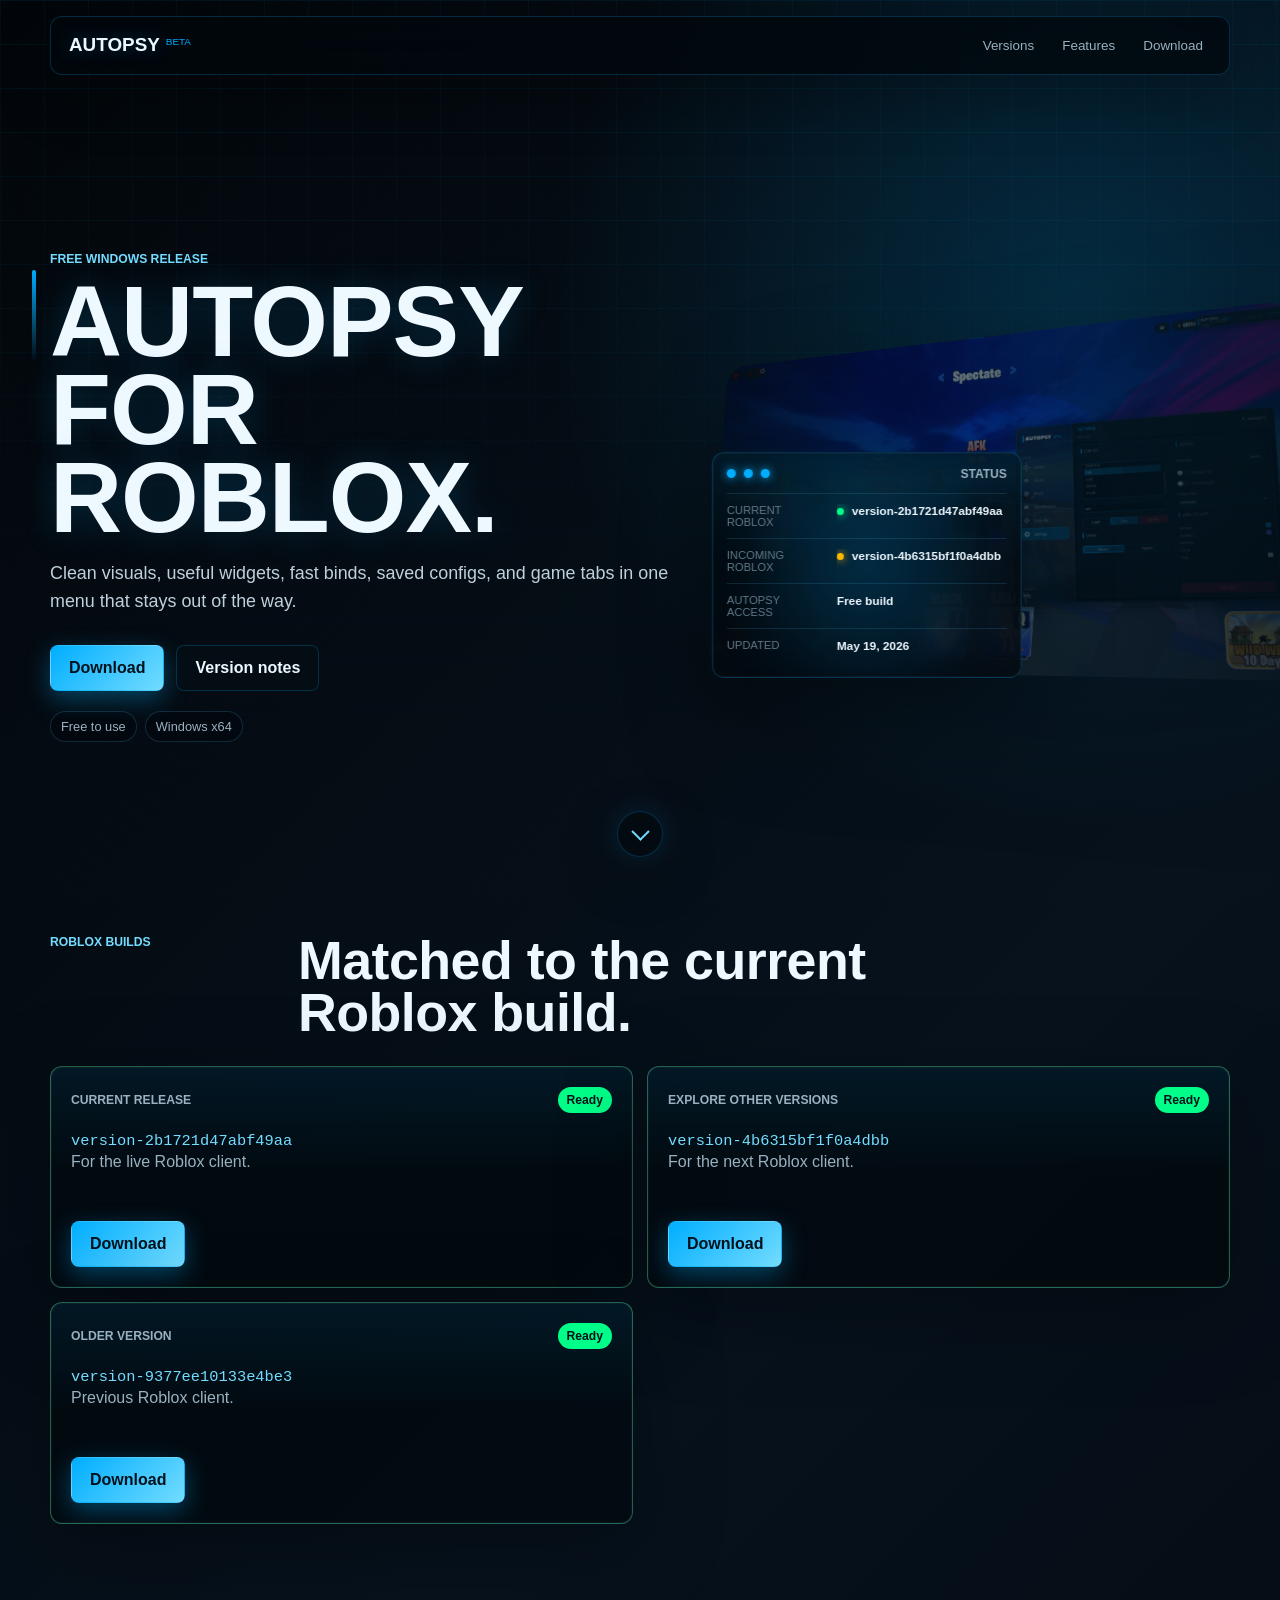
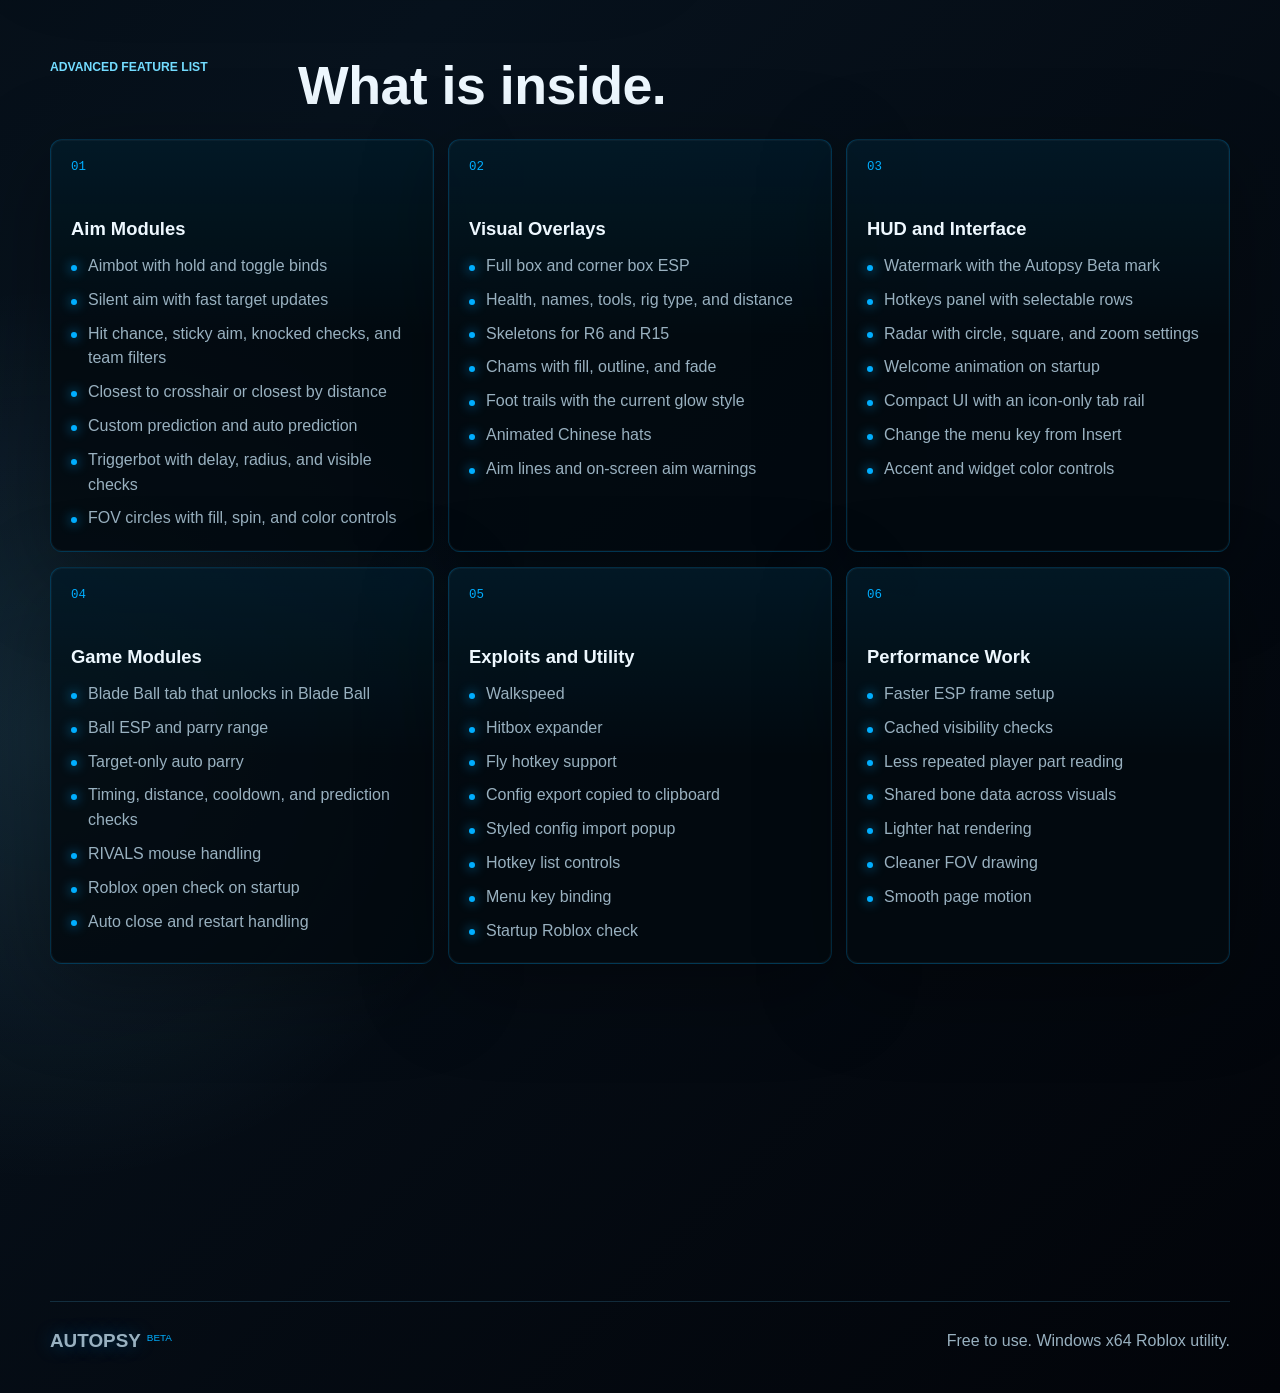
<file: index.html>
<!doctype html>
<html lang="en">
<head>
  <meta charset="utf-8">
  <meta name="viewport" content="width=device-width, initial-scale=1">
  <meta name="description" content="Autopsy Beta is a free Windows Roblox tool with visuals, HUD widgets, aim settings, configs, hotkeys, and game tabs.">
  <title>Autopsy Beta</title>
  <link rel="icon" type="image/png" href="autopsy.png">
  <link rel="apple-touch-icon" href="autopsy.png">
  <link rel="stylesheet" href="style.css">
</head>
<body>
  <div class="scene-grid" aria-hidden="true"></div>
  <div class="grain" aria-hidden="true"></div>

  <header class="site-header">
    <a class="brand" href="#top" aria-label="Autopsy home">
      <span class="brand-main">AUTOPSY</span>
      <span class="brand-beta">BETA</span>
    </a>
    <nav aria-label="Primary navigation">
      <a href="#versions">Versions</a>
      <a href="#features">Features</a>
      <a href="#versions">Download</a>
    </nav>
  </header>

  <main id="top">
    <section class="hero">
      <div class="hero-copy reveal">
        <p class="eyebrow">free windows release</p>
        <h1>Autopsy for Roblox.</h1>
        <p class="lead">
          Clean visuals, useful widgets, fast binds, saved configs, and game tabs
          in one menu that stays out of the way.
        </p>
        <div class="hero-actions" id="download">
          <a class="button primary" href="#versions">Download</a>
          <a class="button ghost" href="#versions">Version notes</a>
        </div>
        <div class="micro-stats" aria-label="Highlights">
          <span>Free to use</span>
          <span>Windows x64</span>
        </div>
      </div>

      <div class="hero-stage reveal">
        <div class="screenshot-card" aria-hidden="true"></div>

        <aside class="console" aria-label="Autopsy status">
          <div class="console-top">
            <span></span><span></span><span></span>
            <strong>status</strong>
          </div>

          <dl class="status-list">
            <div>
              <dt>Current Roblox</dt>
              <dd id="liveHash">version-9377ee10133e4be3</dd>
            </div>
            <div>
              <dt>Incoming Roblox</dt>
              <dd id="incomingHash">version-4b6315bf1f0a4dbb</dd>
            </div>
            <div>
              <dt>Autopsy access</dt>
              <dd>Free build</dd>
            </div>
            <div>
              <dt>Updated</dt>
              <dd id="updatedAt">May 19, 2026</dd>
            </div>
          </dl>
        </aside>
      </div>
      <a class="scroll-cue" href="#features" aria-label="Scroll to features">
        <span></span>
      </a>
    </section>

    <section class="version-section reveal" id="versions" aria-labelledby="version-title">
      <div class="section-kicker">
        <p class="eyebrow">roblox builds</p>
        <h2 id="version-title">Matched to the current Roblox build.</h2>
      </div>
      <div class="version-grid" id="versionGrid" aria-live="polite"></div>
    </section>

    <section class="feature-section" id="features" aria-labelledby="features-title">
      <div class="section-kicker reveal">
        <p class="eyebrow">advanced feature list</p>
        <h2 id="features-title">What is inside.</h2>
      </div>
      <div class="feature-matrix" id="featureMatrix"></div>
    </section>

    <section class="download-panel reveal">
      <div>
        <p class="eyebrow">download</p>
        <h2>Download the current release.</h2>
        <p>
          Free to use. Built for Windows x64.
        </p>
      </div>
      <div class="download-actions">
        <a class="button primary" data-download="live" href="/downloads/version-9377ee10133e4be3.exe" download>Download current</a>
        <a class="button primary" data-download="incoming" href="/downloads/version-4b6315bf1f0a4dbb.exe" download>Download next</a>
      </div>
    </section>
  </main>

  <footer>
    <span><strong>AUTOPSY</strong> <small>BETA</small></span>
    <span>Free to use. Windows x64 Roblox utility.</span>
  </footer>

  <script src="script.js"></script>
</body>
</html>
</file>
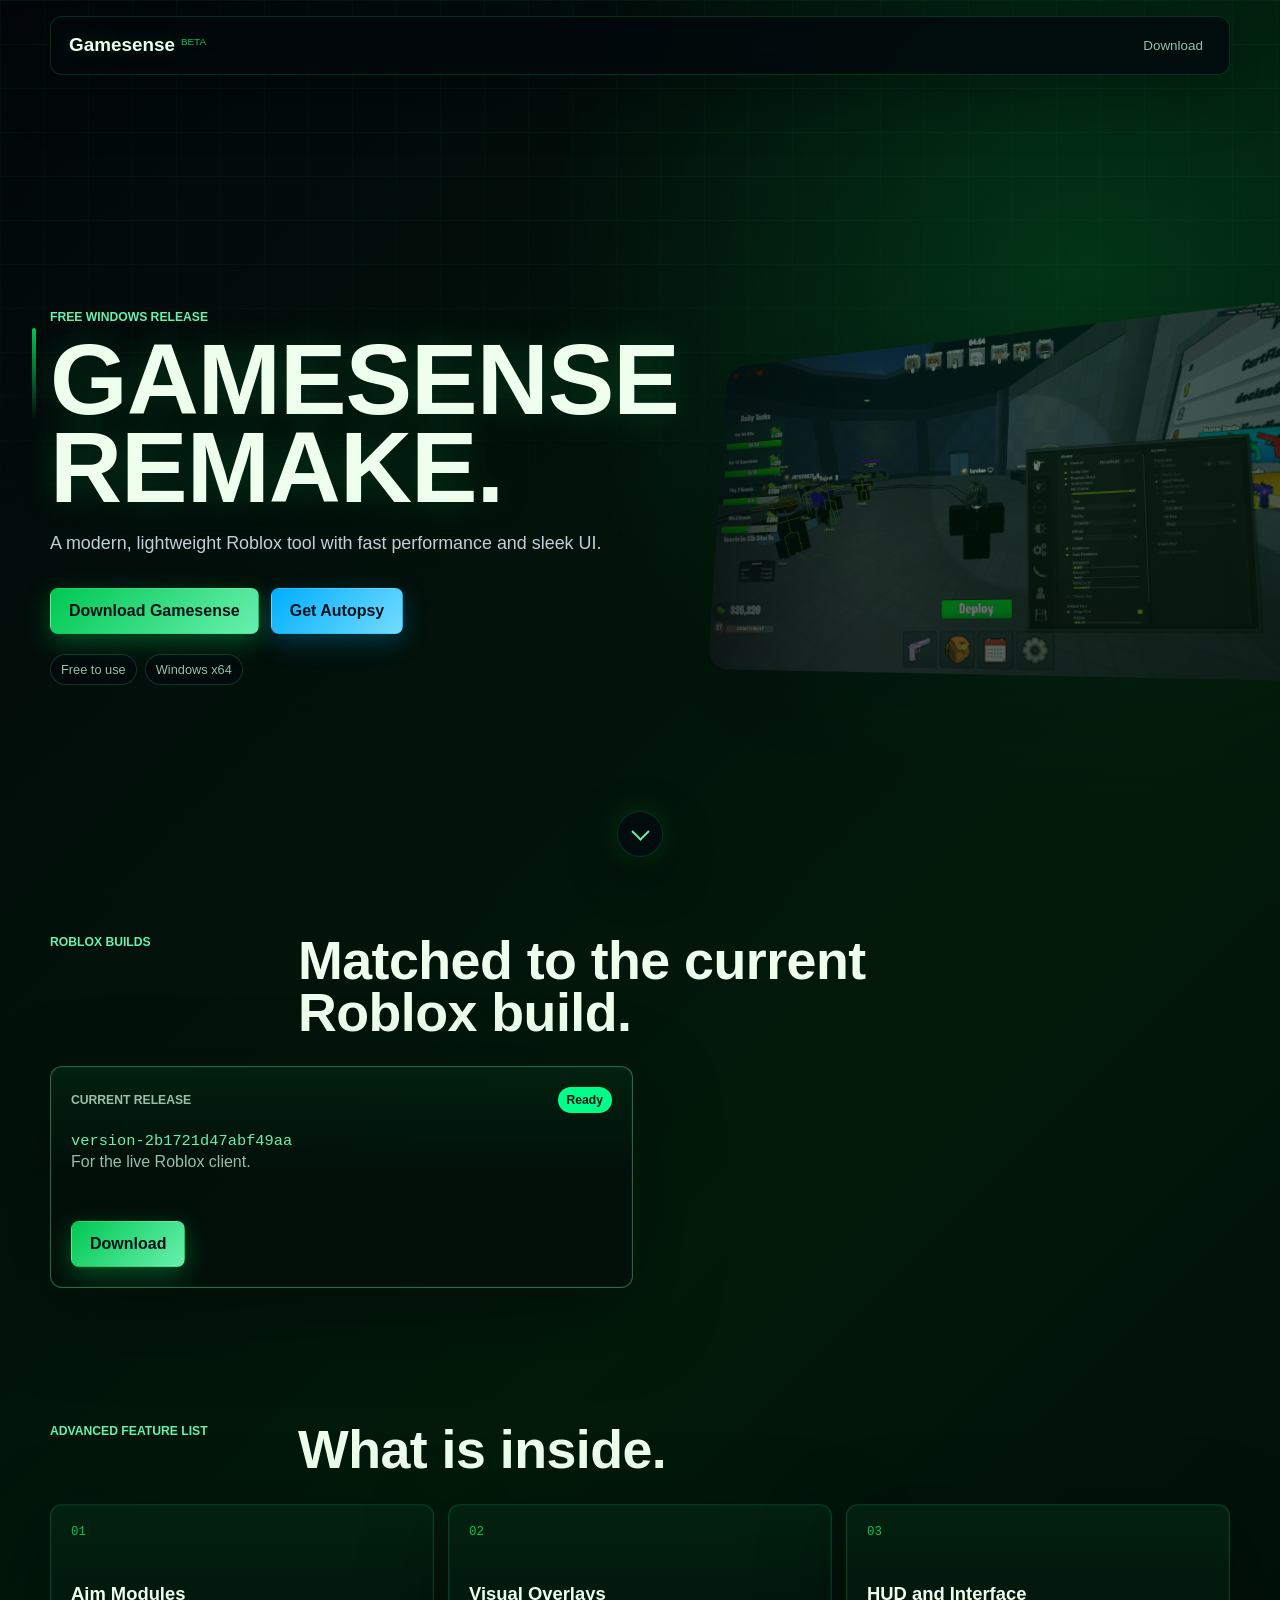
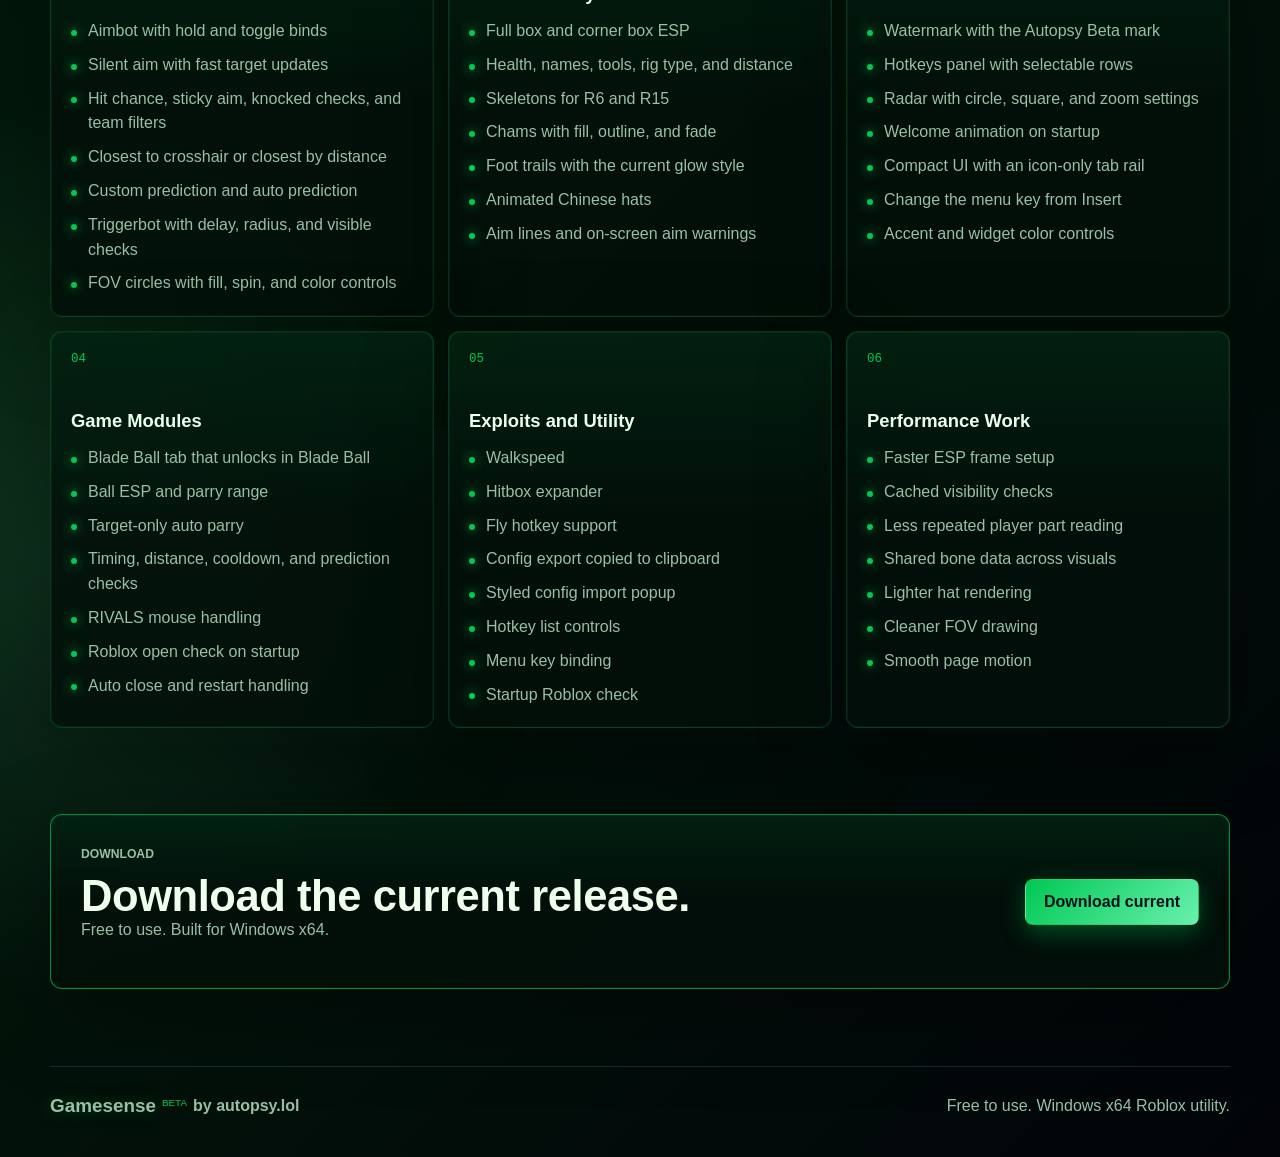
<file: gamesense.html>
<!doctype html>
<html lang="en">
<head>
  <meta charset="utf-8">
  <meta name="viewport" content="width=device-width, initial-scale=1">
  <meta name="description" content="Gamesense Remake download page.">
  <title>Gamesense Remake</title>
  <link rel="icon" type="image/png" href="autopsy.png">
  <link rel="stylesheet" href="style.css">
</head>
<body data-theme="green">
  <div class="scene-grid" aria-hidden="true"></div>
  <div class="grain" aria-hidden="true"></div>

  <header class="site-header">
    <a class="brand" href="#top" aria-label="Autopsy home">
      <span class="brand-main">Gamesense</span>
      <span class="brand-beta">BETA</span>
    </a>
      <nav aria-label="Primary navigation">
        <a href="#download">Download</a>
      </nav>
  </header>

  <main id="top">
    <section class="hero">
      <div class="hero-copy reveal">
        <p class="eyebrow">free windows release</p>
        <h1>Gamesense Remake.</h1>
        <p class="lead">
          A modern, lightweight Roblox tool with fast performance and sleek UI.
        </p>
        <div class="hero-actions" id="download">
          <a class="button primary" href="/downloads/gs-version-2b1721d47abf49aa.exe" download>Download Gamesense</a>
          <a class="button primary blue" href="index.html">Get Autopsy</a>
        </div>
        <div class="micro-stats" aria-label="Highlights">
          <span>Free to use</span>
          <span>Windows x64</span>
        </div>
      </div>

      <div class="hero-stage reveal">
        <div class="screenshot-card" aria-hidden="true" style="background:url('gs-preview.png') center / cover no-repeat;"></div>
      </div>
      <a class="scroll-cue" href="#features" aria-label="Scroll to features">
        <span></span>
      </a>
    </section>
    <section class="version-section reveal" id="versions" aria-labelledby="version-title">
      <div class="section-kicker">
        <p class="eyebrow">roblox builds</p>
        <h2 id="version-title">Matched to the current Roblox build.</h2>
      </div>
      <div class="version-grid" id="versionGrid" aria-live="polite"></div>
    </section>

    <section class="feature-section" id="features" aria-labelledby="features-title">
      <div class="section-kicker reveal">
        <p class="eyebrow">advanced feature list</p>
        <h2 id="features-title">What is inside.</h2>
      </div>
      <div class="feature-matrix" id="featureMatrix"></div>
    </section>

    <section class="download-panel reveal">
      <div>
        <p class="eyebrow">download</p>
        <h2>Download the current release.</h2>
        <p>
          Free to use. Built for Windows x64.
        </p>
      </div>
      <div class="download-actions">
        <a class="button primary" data-download="live" href="/downloads/gs-version-2b1721d47abf49aa.exe" download>Download current</a>
      </div>
    </section>
  </main>

  <footer>
    <span><strong>Gamesense</strong> <small>BETA</small> by autopsy.lol</span>
    <span>Free to use. Windows x64 Roblox utility.</span>
  </footer>

  <script src="script.js"></script>
</body>
</html>
</file>
<file: style.css>
:root {
  --bg: #02060a;
  --panel: rgba(3, 10, 16, 0.86);
  --panel-strong: rgba(4, 13, 22, 0.96);
  --panel-soft: rgba(8, 20, 31, 0.68);
  --line: rgba(0, 174, 255, 0.22);
  --line-strong: rgba(0, 174, 255, 0.68);
  --text: #eef8ff;
  --muted: #99b1c0;
  --dim: #637987;
  --accent: #00aeff; /* Blue */
  --accent-hot: #73dcff; /* Lighter blue */
  --success: #00ff88;
  --warning: #ffb700;
  --shadow: rgba(0, 174, 255, 0.35);
  --glow-1: rgba(0, 174, 255, 0.18);
  --glow-2: rgba(115, 220, 255, 0.12);
  --bg-gradient-mid: #07121d;
  --grid-1: rgba(0, 174, 255, 0.07);
  --grid-2: rgba(0, 174, 255, 0.05);

  --accent-glow-34: rgba(0, 174, 255, 0.34);
  --accent-glow-22: rgba(0, 174, 255, 0.22);
  --accent-glow-15: rgba(0, 174, 255, 0.15);
  --accent-glow-16: rgba(0, 174, 255, 0.16);
  --accent-glow-10: rgba(0, 174, 255, 0.10);
  --accent-glow-09: rgba(0, 174, 255, 0.09);
  --accent-glow-11: rgba(115, 220, 255, 0.11);
  --accent-glow-12: rgba(0, 174, 255, 0.12);
  --accent-glow-18: rgba(87, 201, 255, 0.18);
  --accent-glow-14: rgba(87, 201, 255, 0.14);

  --font: "Trebuchet MS", "Segoe UI", sans-serif;
  --mono: Consolas, "Courier New", monospace;
  --max: 1180px;
  --radius: 12px;
  --ease: cubic-bezier(0.16, 1, 0.3, 1);
  --ease-spring: cubic-bezier(0.34, 1.56, 0.64, 1);
}

[data-theme="green"] {
  --panel: rgba(3, 16, 10, 0.86);
  --panel-strong: rgba(4, 22, 13, 0.96);
  --panel-soft: rgba(8, 31, 20, 0.68);
  --line: rgba(0, 200, 83, 0.22);
  --line-strong: rgba(0, 200, 83, 0.68);
  --text: #eeffee;
  --muted: #99c0a6;
  --dim: #638771;
  --accent: #00c853; /* Green */
  --accent-hot: #69f0ae; /* Lighter green */
  --shadow: rgba(0, 200, 83, 0.35);
  --glow-1: rgba(0, 200, 83, 0.18);
  --glow-2: rgba(105, 240, 174, 0.12);
  --bg-gradient-mid: #021a0a;
  --grid-1: rgba(0, 200, 83, 0.07);
  --grid-2: rgba(0, 200, 83, 0.05);

  --accent-glow-34: rgba(0, 200, 83, 0.34);
  --accent-glow-22: rgba(0, 200, 83, 0.22);
  --accent-glow-15: rgba(0, 200, 83, 0.15);
  --accent-glow-16: rgba(0, 200, 83, 0.16);
  --accent-glow-10: rgba(0, 200, 83, 0.10);
  --accent-glow-09: rgba(0, 200, 83, 0.09);
  --accent-glow-11: rgba(105, 240, 174, 0.11);
  --accent-glow-12: rgba(0, 200, 83, 0.12);
  --accent-glow-18: rgba(105, 240, 174, 0.18);
  --accent-glow-14: rgba(105, 240, 174, 0.14);
}

* {
  box-sizing: border-box;
  -webkit-tap-highlight-color: transparent;
}

html {
  scroll-behavior: smooth;
  scrollbar-width: thin;
  scrollbar-color: var(--panel-soft) var(--bg);
}

/* Custom scrollbar */
::-webkit-scrollbar {
  width: 10px;
  height: 10px;
}

::-webkit-scrollbar-track {
  background: var(--bg);
  border-left: 1px solid var(--line);
}

::-webkit-scrollbar-thumb {
  background: var(--panel-soft);
  border: 2px solid var(--bg);
  border-radius: 999px;
  transition: background 0.3s var(--ease);
}

::-webkit-scrollbar-thumb:hover {
  background: var(--accent);
}

body {
  min-height: 100vh;
  margin: 0;
  color: var(--text);
  background:
    radial-gradient(circle at 84% 10%, var(--glow-1), transparent 33rem),
    radial-gradient(circle at 4% 78%, var(--glow-2), transparent 28rem),
    linear-gradient(135deg, #02060a 0%, var(--bg-gradient-mid) 48%, #020409 100%);
  font-family: var(--font);
  overflow-x: hidden;
  opacity: 0;
  transition: opacity .7s var(--ease);
  -webkit-user-select: none;
  -moz-user-select: none;
  -ms-user-select: none;
  user-select: none;
  -webkit-touch-callout: none;
}

body.loaded {
  opacity: 1;
}

.scene-grid,
.grain {
  position: fixed;
  inset: 0;
  pointer-events: none;
}

.scene-grid {
  background-image:
    linear-gradient(var(--grid-1) 1px, transparent 1px),
    linear-gradient(90deg, var(--grid-2) 1px, transparent 1px);
  background-size: 44px 44px;
  mask-image: linear-gradient(to bottom, black, transparent 82%);
}

.grain {
  opacity: 0.16;
  background-image: repeating-radial-gradient(circle at 18% 22%, rgba(255,255,255,.12) 0 1px, transparent 1px 6px);
  mix-blend-mode: overlay;
}

a {
  color: inherit;
  text-decoration: none;
}

.site-header {
  position: sticky;
  top: 14px;
  z-index: 20;
  display: flex;
  align-items: center;
  justify-content: space-between;
  width: min(var(--max), calc(100% - 32px));
  margin: 16px auto 0;
  padding: 12px 14px 12px 18px;
  border: 1px solid var(--line);
  border-radius: var(--radius);
  background: rgba(2, 7, 12, 0.78);
  backdrop-filter: blur(18px);
  -webkit-backdrop-filter: blur(18px);
  box-shadow: 0 18px 60px rgba(0, 0, 0, 0.30);
  opacity: 0;
  transform: translate3d(0, -10px, 0);
  animation: pageDrop .7s var(--ease) .08s forwards;
  will-change: transform, opacity;
  backface-visibility: hidden;
  transition: padding 0.3s var(--ease), background 0.3s var(--ease), border-color 0.3s var(--ease), box-shadow 0.3s var(--ease);
}

.site-header.scrolled {
  background: rgba(2, 7, 12, 0.94);
  border-color: var(--line-strong);
  box-shadow: 0 8px 32px rgba(0, 0, 0, 0.5), 0 0 15px var(--accent-glow-10);
  padding: 8px 14px 8px 18px;
}

.brand,
.console-logo,
footer span:first-child {
  display: inline-flex;
  align-items: flex-start;
  gap: 6px;
  font-weight: 900;
}

.brand-main,
footer strong {
  font-size: 1.18rem;
  line-height: 1;
  letter-spacing: 0;
  text-shadow: 0 0 18px var(--accent-glow-34);
}

.brand-beta,
footer small {
  color: var(--accent);
  font-size: 0.62rem;
  font-weight: 500;
  line-height: 0.9;
  transform: translateY(2px);
}

nav {
  display: flex;
  gap: 4px;
}

nav a {
  color: var(--muted);
  padding: 9px 12px;
  border-radius: 8px;
  font-size: 0.84rem;
  transition: color .18s ease, background .18s ease;
}

nav a:hover {
  color: var(--text);
  background: var(--accent-glow-11);
}

main {
  width: min(var(--max), calc(100% - 32px));
  margin: 0 auto;
}

.hero {
  min-height: calc(100vh - 90px);
  display: grid;
  grid-template-columns: 1.15fr 0.85fr;
  gap: clamp(24px, 4vw, 48px);
  align-items: center;
  padding: clamp(38px, 6vw, 70px) 0 36px;
  position: relative;
}

.hero-copy {
  position: relative;
  z-index: 5;
}

.hero-copy::before {
  content: "";
  position: absolute;
  left: -18px;
  top: 18px;
  width: 4px;
  height: 92px;
  border-radius: 4px;
  background: linear-gradient(var(--accent), transparent);
}

.eyebrow {
  margin: 0 0 12px;
  color: var(--accent-hot);
  font-size: 0.76rem;
  font-weight: 800;
  text-transform: uppercase;
}

h1,
h2,
h3,
p {
  margin-top: 0;
}

h1 {
  max-width: 850px;
  margin-bottom: 18px;
  font-size: clamp(2.8rem, 7.8vw, 7.5rem);
  line-height: 0.88;
  letter-spacing: -0.01em;
  text-transform: uppercase;
  text-shadow: 0 0 34px var(--accent-glow-22);
}

h2 {
  max-width: 760px;
  margin-bottom: 0;
  font-size: clamp(1.8rem, 4.2vw, 3.8rem);
  line-height: 0.96;
  letter-spacing: -0.01em;
}

h3 {
  margin-bottom: 14px;
  font-size: 1.15rem;
}

.lead {
  max-width: 650px;
  color: #bfd0db;
  font-size: clamp(1rem, 1.4vw, 1.25rem);
  line-height: 1.56;
}

.hero-actions,
.download-actions {
  display: flex;
  flex-wrap: wrap;
  gap: 12px;
}

.hero-actions {
  margin-top: 30px;
}

.button {
  display: inline-flex;
  align-items: center;
  justify-content: center;
  min-height: 46px;
  padding: 0 18px;
  border: 1px solid var(--line);
  border-radius: 8px;
  font-weight: 900;
  white-space: nowrap;
  backface-visibility: hidden;
  transform: translate3d(0, 0, 0);
  transition: transform 0.25s var(--ease), border-color 0.25s var(--ease), background 0.25s var(--ease), box-shadow 0.25s var(--ease);
}

.button:hover {
  transform: translateY(-3px) scale(1.02);
}

.button:active {
  transform: translateY(-1px) scale(0.98);
}

.button.primary {
  color: #00111b;
  background: linear-gradient(135deg, var(--accent), var(--accent-hot));
  border-color: transparent;
  box-shadow: 0 8px 24px var(--shadow);
}

.button.primary:hover {
  box-shadow: 0 12px 30px var(--shadow);
}

.button.primary.green {
  color: #00111b;
  background: linear-gradient(135deg, #00c853, #69f0ae);
  border-color: transparent;
  box-shadow: 0 8px 24px rgba(0, 200, 83, 0.25);
}

.button.primary.green:hover {
  box-shadow: 0 12px 30px rgba(0, 200, 83, 0.45);
}

.button.primary.blue {
  color: #00111b;
  background: linear-gradient(135deg, #00aeff, #73dcff);
  border-color: transparent;
  box-shadow: 0 8px 24px rgba(0, 174, 255, 0.25);
}

.button.primary.blue:hover {
  box-shadow: 0 12px 30px rgba(0, 174, 255, 0.45);
}

.button.ghost {
  color: var(--text);
  background: rgba(5, 14, 22, 0.66);
}

.button.ghost:hover {
  background: var(--accent-glow-12);
  border-color: var(--line-strong);
}

.button.disabled {
  color: var(--dim);
  background: rgba(8, 16, 24, 0.74);
  cursor: not-allowed;
  pointer-events: none;
}

.micro-stats {
  display: flex;
  flex-wrap: wrap;
  gap: 8px;
  margin-top: 20px;
}

.micro-stats span {
  padding: 7px 10px;
  border: 1px solid var(--accent-glow-18);
  border-radius: 999px;
  color: var(--muted);
  background: rgba(2, 8, 14, 0.62);
  font-size: 0.8rem;
}

.console,
.version-card,
.feature-card,
.download-panel {
  border: 1px solid var(--line);
  border-radius: var(--radius);
  background:
    linear-gradient(180deg, var(--accent-glow-09), transparent 48%),
    var(--panel);
  box-shadow: 0 24px 86px rgba(0, 0, 0, 0.34), inset 0 0 0 1px rgba(255,255,255,.035);
  position: relative;
  overflow: hidden;
}

.console::after,
.version-card::after,
.feature-card::after,
.download-panel::after {
  content: "";
  position: absolute;
  inset: 0;
  pointer-events: none;
  background: linear-gradient(115deg, transparent 0%, var(--accent-glow-11) 42%, transparent 58%);
  transform: translateX(-120%);
  transition: transform .9s var(--ease);
}

.console:hover::after,
.version-card:hover::after,
.feature-card:hover::after,
.download-panel:hover::after {
  transform: translateX(120%);
}

.download-panel:hover {
  border-color: var(--line-strong);
  transform: translate3d(0, -3px, 0);
}

.hero-stage {
  position: relative;
  width: min(100%, 680px);
  aspect-ratio: 16 / 9;
  min-height: 0;
  justify-self: end;
  display: grid;
  place-items: center;
  perspective: 1500px;
}

.screenshot-card {
  position: absolute;
  width: 125%;
  height: 125%;
  left: -20%;
  top: -12.5%;
  border-radius: 24px;
  overflow: hidden;
  background:
    linear-gradient(90deg, rgba(2, 8, 14, .38), rgba(2, 8, 14, .06), rgba(2, 8, 14, .54)),
    url("preview.png") center / cover no-repeat;
  box-shadow: 0 34px 110px rgba(0, 0, 0, .38);
  opacity: 0.58;
  filter: saturate(1.05) contrast(1.02);
  transform: perspective(1500px) rotateY(-18deg) rotateX(10deg) rotateZ(-3deg) translate3d(4%, 1%, 0);
  transition: transform 0.8s var(--ease), opacity 0.8s var(--ease), filter 0.8s var(--ease);
}

.hero-stage:hover .screenshot-card {
  transform: perspective(1500px) rotateY(-14deg) rotateX(7deg) rotateZ(-2deg) translate3d(5%, 0, 0) scale(1.03);
  opacity: 0.88;
  filter: saturate(1.15) contrast(1.08);
}

.screenshot-card::before {
  content: "";
  position: absolute;
  inset: 0;
  background:
    linear-gradient(90deg, rgba(2, 8, 14, .60), transparent 30%, rgba(2, 8, 14, .30)),
    radial-gradient(circle at 58% 48%, transparent 0 24%, rgba(0, 0, 0, .20) 25% 100%);
}

.console {
  position: relative;
  z-index: 2;
  padding: 14px;
  width: min(310px, 85%);
  backdrop-filter: blur(14px);
  align-self: end;
  justify-self: start;
  transform: translate3d(-12%, 45px, 0);
  transition: border-color 0.3s var(--ease), transform 0.3s var(--ease), box-shadow 0.3s var(--ease);
}

.console:hover {
  border-color: var(--line-strong);
  transform: translate3d(-12%, 39px, 0) scale(1.01);
  box-shadow: 0 28px 90px var(--accent-glow-15), inset 0 0 0 1px rgba(255,255,255,.05);
}

.console::before {
  content: "";
  position: absolute;
  inset: -26px;
  z-index: -1;
  border-radius: 28px;
  background: radial-gradient(circle, var(--accent-glow-22), transparent 64%);
  filter: blur(20px);
}

.console-top {
  display: flex;
  align-items: center;
  gap: 8px;
  margin-bottom: 12px;
}

.console-top span {
  width: 9px;
  height: 9px;
  border-radius: 50%;
  background: var(--accent);
  box-shadow: 0 0 10px var(--accent);
}

.console-top span:nth-child(1) {
  animation: ledPulse 2s infinite ease-in-out;
}
.console-top span:nth-child(2) {
  animation: ledPulse 2s infinite ease-in-out 0.3s;
}
.console-top span:nth-child(3) {
  animation: ledPulse 2s infinite ease-in-out 0.6s;
}

@keyframes ledPulse {
  0%, 100% {
    opacity: 0.4;
    box-shadow: 0 0 4px var(--accent);
  }
  50% {
    opacity: 1;
    box-shadow: 0 0 12px var(--accent);
  }
}

#liveHash::before {
  content: "";
  display: inline-block;
  width: 7px;
  height: 7px;
  margin-right: 8px;
  border-radius: 50%;
  background: var(--success);
  box-shadow: 0 0 8px var(--success);
  vertical-align: middle;
  animation: successPulse 1.6s infinite ease-in-out;
}

@keyframes successPulse {
  0%, 100% {
    opacity: 0.5;
    transform: scale(0.9);
  }
  50% {
    opacity: 1;
    transform: scale(1.2);
  }
}

#incomingHash::before {
  content: "";
  display: inline-block;
  width: 7px;
  height: 7px;
  margin-right: 8px;
  border-radius: 50%;
  background: var(--warning);
  box-shadow: 0 0 8px var(--warning);
  vertical-align: middle;
  animation: warningPulse 2s infinite ease-in-out;
}

@keyframes warningPulse {
  0%, 100% {
    opacity: 0.6;
    transform: scale(0.95);
  }
  50% {
    opacity: 1;
    transform: scale(1.1);
  }
}

.console-top strong {
  margin-left: auto;
  color: var(--muted);
  font-size: 0.75rem;
  text-transform: uppercase;
}

.console-logo {
  margin-bottom: 18px;
  transform: scale(1.35);
  transform-origin: left top;
}

.status-list {
  margin: 0;
}

.status-list div {
  display: grid;
  grid-template-columns: 100px minmax(0, 1fr);
  gap: 10px;
  padding: 10px 0;
  border-top: 1px solid var(--accent-glow-14);
}

dt {
  color: var(--dim);
  font-size: 0.70rem;
  text-transform: uppercase;
}

dd {
  min-width: 0;
  margin: 0;
  color: var(--text);
  font-weight: 800;
  font-size: 0.74rem;
  overflow: hidden;
  text-overflow: ellipsis;
  white-space: nowrap;
}

.section-kicker {
  display: grid;
  grid-template-columns: 220px minmax(0, 1fr);
  gap: 28px;
  align-items: start;
  margin-bottom: 28px;
}

.version-section,
.feature-section {
  scroll-margin-top: 110px;
  padding: 50px 0 86px;
}

.scroll-cue {
  position: absolute;
  left: 50%;
  bottom: 28px;
  z-index: 4;
  width: 46px;
  height: 46px;
  display: grid;
  place-items: center;
  border: 1px solid var(--line);
  border-radius: 999px;
  background: rgba(3, 10, 16, .72);
  box-shadow: 0 18px 52px rgba(0, 0, 0, .34), 0 0 28px var(--accent-glow-16);
  transform: translate3d(-50%, 0, 0);
  transition: transform 0.4s var(--ease), border-color 0.25s var(--ease), background 0.25s var(--ease), opacity 0.4s var(--ease), visibility 0.4s var(--ease);
  animation: cueFloat 1.8s var(--ease) infinite;
}

.scroll-cue.hidden {
  opacity: 0;
  visibility: hidden;
  transform: translate3d(-50%, 20px, 0);
  pointer-events: none;
}

.scroll-cue:hover {
  border-color: var(--line-strong);
  background: var(--accent-glow-12);
}

.scroll-cue span {
  width: 13px;
  height: 13px;
  border-right: 2px solid var(--accent-hot);
  border-bottom: 2px solid var(--accent-hot);
  transform: rotate(45deg) translate(-2px, -2px);
}

.version-grid {
  display: grid;
  grid-template-columns: repeat(2, minmax(0, 1fr));
  gap: 14px;
}

.version-card {
  min-width: 0;
  padding: 20px;
}

.version-card.is-live {
  border-color: rgba(93, 255, 177, 0.36);
}

.version-card.is-pending {
  border-color: rgba(255, 200, 87, 0.32);
}

.version-head {
  display: flex;
  align-items: center;
  justify-content: space-between;
  gap: 12px;
  margin-bottom: 18px;
}

.version-head span {
  color: var(--muted);
  text-transform: uppercase;
  font-size: 0.76rem;
  font-weight: 800;
}

.version-head strong {
  padding: 6px 9px;
  border-radius: 999px;
  color: #00111b;
  background: var(--success);
  font-size: 0.76rem;
}

.is-pending .version-head strong {
  background: var(--warning);
}

code {
  display: inline-block;
  max-width: 100%;
  color: var(--accent-hot);
  font-family: var(--mono);
  font-size: clamp(0.78rem, 1.4vw, 0.96rem);
  overflow-wrap: anywhere;
}

.version-card p,
.feature-card li,
.download-panel p {
  color: var(--muted);
  line-height: 1.55;
}

.version-card .button {
  margin-top: 30px;
}

.feature-matrix {
  display: grid;
  grid-template-columns: repeat(3, minmax(0, 1fr));
  gap: 14px;
}

.feature-card {
  min-height: 360px;
  padding: 20px;
}

.feature-card:hover,
.version-card:hover {
  border-color: var(--line-strong);
  transform: translateY(-8px) scale(1.01);
  background:
    linear-gradient(180deg, var(--accent-glow-14), transparent 52%),
    var(--panel-strong);
  box-shadow: 0 20px 40px rgba(0, 0, 0, 0.4), 0 0 30px var(--accent-glow-12);
  transition: transform 0.3s var(--ease), border-color 0.3s var(--ease), background 0.3s var(--ease), box-shadow 0.3s var(--ease);
}

.card-index {
  display: block;
  margin-bottom: 44px;
  color: var(--accent);
  font-family: var(--mono);
  font-size: 0.78rem;
  transition: color 0.3s var(--ease), transform 0.3s var(--ease);
}

.feature-card:hover .card-index,
.version-card:hover .card-index {
  color: var(--accent-hot);
  transform: scale(1.1) translateX(2px);
}

ul {
  display: grid;
  gap: 9px;
  margin: 0;
  padding: 0;
  list-style: none;
}

li {
  position: relative;
  padding-left: 17px;
  transition: transform 0.25s var(--ease), color 0.25s var(--ease);
}

li:hover {
  transform: translateX(4px);
  color: var(--text);
}

li::before {
  content: "";
  position: absolute;
  left: 0;
  top: 0.68em;
  width: 6px;
  height: 6px;
  border-radius: 50%;
  background: var(--accent);
  box-shadow: 0 0 12px var(--accent);
  transition: background-color 0.25s var(--ease), box-shadow 0.25s var(--ease);
}

li:hover::before {
  background-color: var(--accent-hot);
  box-shadow: 0 0 12px var(--accent-hot);
}

.download-panel {
  display: flex;
  justify-content: space-between;
  gap: 26px;
  align-items: center;
  margin-bottom: 76px;
  padding: clamp(20px, 4vw, 30px);
  border-color: var(--line-strong);
}

.download-panel h2 {
  max-width: 720px;
  font-size: clamp(1.7rem, 3.4vw, 3.2rem);
}

footer {
  display: flex;
  justify-content: space-between;
  gap: 20px;
  width: min(var(--max), calc(100% - 32px));
  margin: 0 auto;
  padding: 30px 0 42px;
  color: var(--muted);
  border-top: 1px solid rgba(87, 201, 255, 0.18);
}

.reveal,
.version-card,
.feature-card {
  opacity: 0;
  transform: translate3d(0, 30px, 0) scale(0.98);
  backface-visibility: hidden;
  transition:
    opacity 0.85s var(--ease),
    transform 0.85s var(--ease),
    border-color 0.3s var(--ease),
    background 0.3s var(--ease),
    box-shadow 0.3s var(--ease);
  will-change: transform, opacity;
}

.reveal.is-visible,
.version-card.is-visible,
.feature-card.is-visible {
  opacity: 1;
  transform: translate3d(0, 0, 0) scale(1);
}

@keyframes cueFloat {
  0%, 100% { transform: translate3d(-50%, 0, 0); }
  50% { transform: translate3d(-50%, 8px, 0); }
}

@keyframes pageDrop {
  from {
    opacity: 0;
    transform: translate3d(0, -10px, 0);
  }
  to {
    opacity: 1;
    transform: translate3d(0, 0, 0);
  }
}

@media (prefers-reduced-motion: reduce) {
  html {
    scroll-behavior: auto;
  }

  *,
  *::before,
  *::after {
    transition-duration: .01ms !important;
    animation-duration: .01ms !important;
    animation-iteration-count: 1 !important;
  }
}

@media (max-width: 980px) {
  .site-header {
    flex-direction: row;
    align-items: center;
    padding: 10px 16px;
  }

  .download-panel,
  footer {
    align-items: flex-start;
    flex-direction: column;
  }

  nav {
    width: auto;
    justify-content: flex-end;
    gap: 4px;
  }

  .hero,
  .section-kicker,
  .version-grid {
    grid-template-columns: 1fr;
  }

  .hero {
    min-height: auto;
    gap: 32px;
  }

  .hero-stage {
    justify-self: center;
    width: min(100%, 550px);
    aspect-ratio: auto;
    min-height: 380px;
    margin-top: 30px;
    padding: 20px 0;
  }

  .screenshot-card {
    width: 120%;
    height: 120%;
    left: -15%;
    top: -10%;
    transform: perspective(1500px) rotateY(-12deg) rotateX(8deg) rotateZ(-2deg) translate3d(-1%, 1%, 0);
  }

  .hero-stage:hover .screenshot-card {
    transform: perspective(1500px) rotateY(-8deg) rotateX(5deg) rotateZ(-1deg) translate3d(0%, 0%, 0) scale(1.02);
  }

  .feature-matrix {
    grid-template-columns: repeat(2, minmax(0, 1fr));
  }

  .console {
    align-self: center;
    justify-self: center;
    transform: translate3d(0, 0, 0);
  }

  .console:hover {
    transform: translate3d(0, -6px, 0) scale(1.01);
  }
}

@media (max-width: 660px) {
  main,
  .site-header,
  footer {
    width: min(100% - 22px, var(--max));
  }

  .site-header {
    top: 8px;
    padding: 8px 12px;
  }

  nav a {
    padding: 6px 8px;
    font-size: 0.78rem;
  }

  h1 {
    font-size: clamp(2.4rem, 11vw, 4rem);
  }

  .hero-copy::before {
    left: -11px;
    height: 70px;
  }

  .hero-stage {
    min-height: 320px;
  }

  .screenshot-card {
    width: 110%;
    height: 110%;
    left: -8%;
    top: -5%;
    transform: perspective(1500px) rotateY(-8deg) rotateX(6deg) rotateZ(-1deg) translate3d(0%, 0%, 0);
    opacity: 0.45;
  }

  .hero-stage:hover .screenshot-card {
    transform: perspective(1500px) rotateY(-4deg) rotateX(4deg) rotateZ(0deg) translate3d(0%, 0%, 0) scale(1.02);
    opacity: 0.65;
  }

  .feature-matrix {
    grid-template-columns: 1fr;
  }

  .feature-card {
    min-height: auto;
  }

  .status-list div {
    grid-template-columns: 1fr;
    gap: 5px;
  }

  .button,
  .download-actions,
  .hero-actions {
    width: 100%;
  }

  .download-actions .button,
  .hero-actions .button {
    width: 100%;
  }

  .hero-stage {
    width: 100%;
  }
}
</file>
